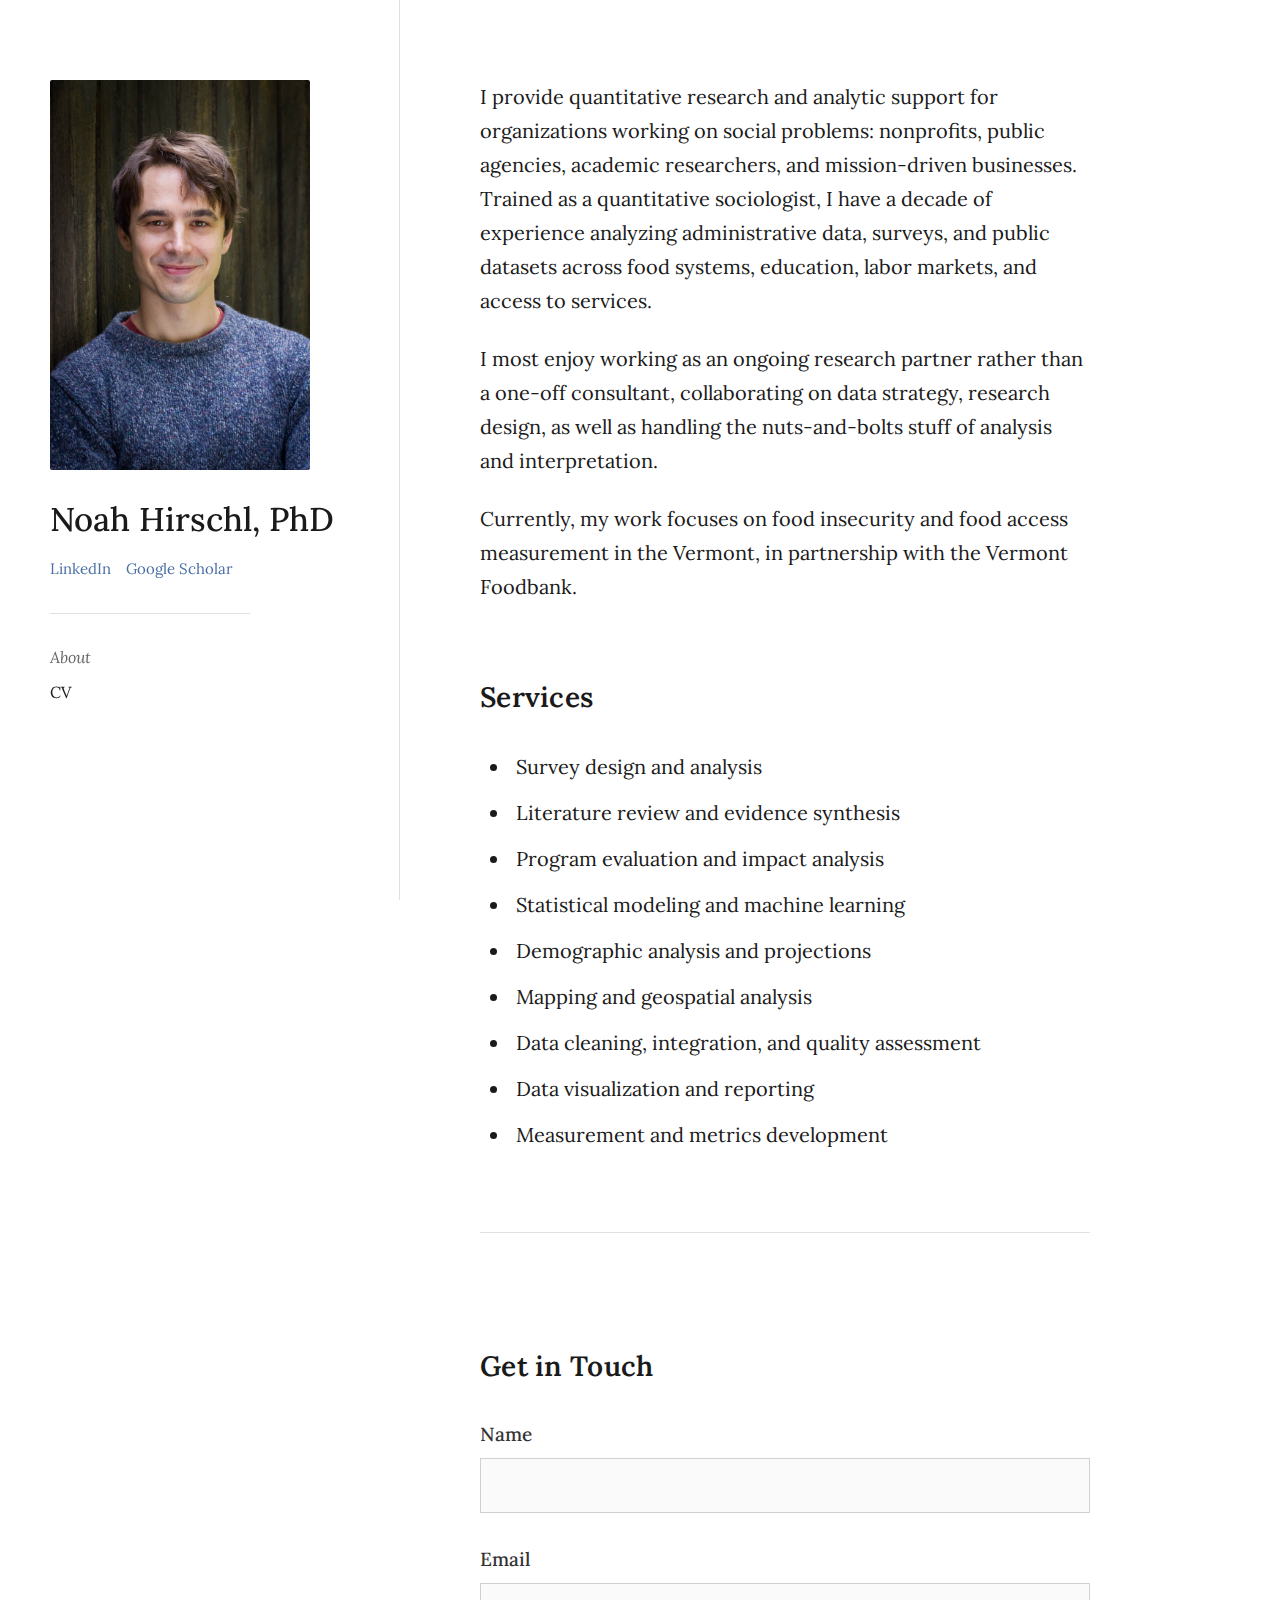
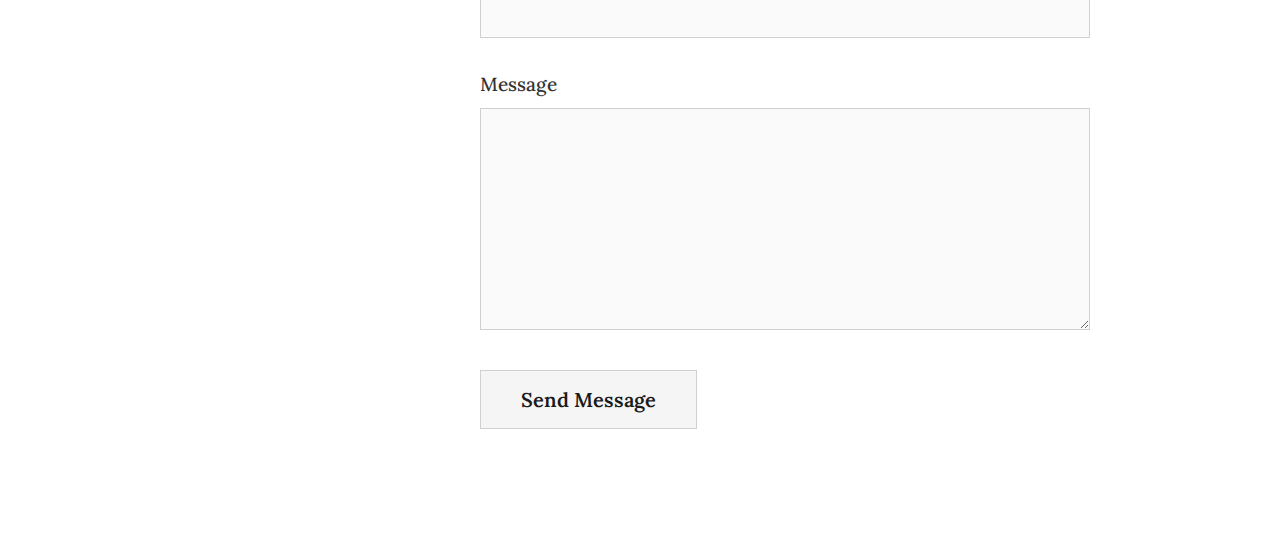
<file: index.html>
<!DOCTYPE html>
<html lang="en">
<head>
    <meta charset="UTF-8">
    <meta name="viewport" content="width=device-width, initial-scale=1.0">
    <title>Noah Hirschl Consulting Services</title>
    <link rel="stylesheet" href="styles.css">
    <!-- Google Fonts: Lora for body text -->
    <link rel="preconnect" href="https://fonts.googleapis.com">
    <link rel="preconnect" href="https://fonts.gstatic.com" crossorigin>
    <link href="https://fonts.googleapis.com/css2?family=Lora:ital,wght@0,400;0,500;0,600;0,700;1,400;1,500&display=swap" rel="stylesheet">
</head>
<body>
    <!-- Left Sidebar: Fixed headshot and name -->
    <aside class="sidebar">
        <!-- Headshot Image -->
        <img src="headshot.jpg" alt="Professional headshot" class="headshot">

        <!-- EDIT: Replace with your actual name -->
        <h1>Noah Hirschl, PhD</h1>
        <div class="sidebar-links">
            <a href="https://www.linkedin.com/in/noah-hirschl-phd-ba1416235/">LinkedIn</a>
            <a href="https://scholar.google.com/citations?user=i-n31aMAAAAJ&hl=en">Google Scholar</a>
        </div>
        <hr class="sidebar-divider">

        <!-- Navigation -->
        <nav class="sidebar-nav">
            <span class="current-page">About</span>
            <a href="cv.html">CV</a>
        </nav>
    </aside>

    <!-- Right Content Area: Scrollable content -->
    <main class="main-content">

        <!-- About Section -->
        <!-- EDIT: Replace this content with your consulting description -->
        <section class="about">
            <p>
                I provide quantitative research and analytic support for organizations working on social problems: nonprofits, public agencies, academic researchers, and mission-driven businesses. Trained as a quantitative sociologist, I have a decade of experience analyzing administrative data, surveys, and public datasets across food systems, education, labor markets, and access to services.
            </p>
            <p>
                I most enjoy working as an ongoing research partner rather than a one-off consultant, collaborating on data strategy, research design, as well as handling the nuts-and-bolts stuff of analysis and interpretation.
            </p>
            <p>
                Currently, my work focuses on food insecurity and food access measurement in the Vermont, in partnership with the Vermont Foodbank.
            </p>
        </section>

        <!-- Services Section -->
        <!-- EDIT: Customize these bullet points to reflect your actual services -->
        <section class="services">
            <h2>Services</h2>
            <ul>
                <li>Survey design and analysis</li>
                <li>Literature review and evidence synthesis</li>
                <li>Program evaluation and impact analysis</li>
                <li>Statistical modeling and machine learning</li>
                <li>Demographic analysis and projections</li>
                <li>Mapping and geospatial analysis</li>
                <li>Data cleaning, integration, and quality assessment</li>
                <li>Data visualization and reporting</li>
                <li>Measurement and metrics development</li>
            </ul>
        </section>

        <!-- Contact Form Section -->
        <!-- EDIT: Replace YOUR_FORMSPREE_ID with your actual Formspree form ID -->
        <section class="contact">
            <h2>Get in Touch</h2>
            <form action="https://formspree.io/f/xaqqyybq" method="POST">
                <div class="form-group">
                    <label for="name">Name</label>
                    <input type="text" id="name" name="name" required>
                </div>

                <div class="form-group">
                    <label for="email">Email</label>
                    <input type="email" id="email" name="email" required>
                </div>

                <div class="form-group">
                    <label for="message">Message</label>
                    <textarea id="message" name="message" rows="6" required></textarea>
                </div>

                <button type="submit">Send Message</button>
            </form>
        </section>

    </main>
</body>
</html>
</file>
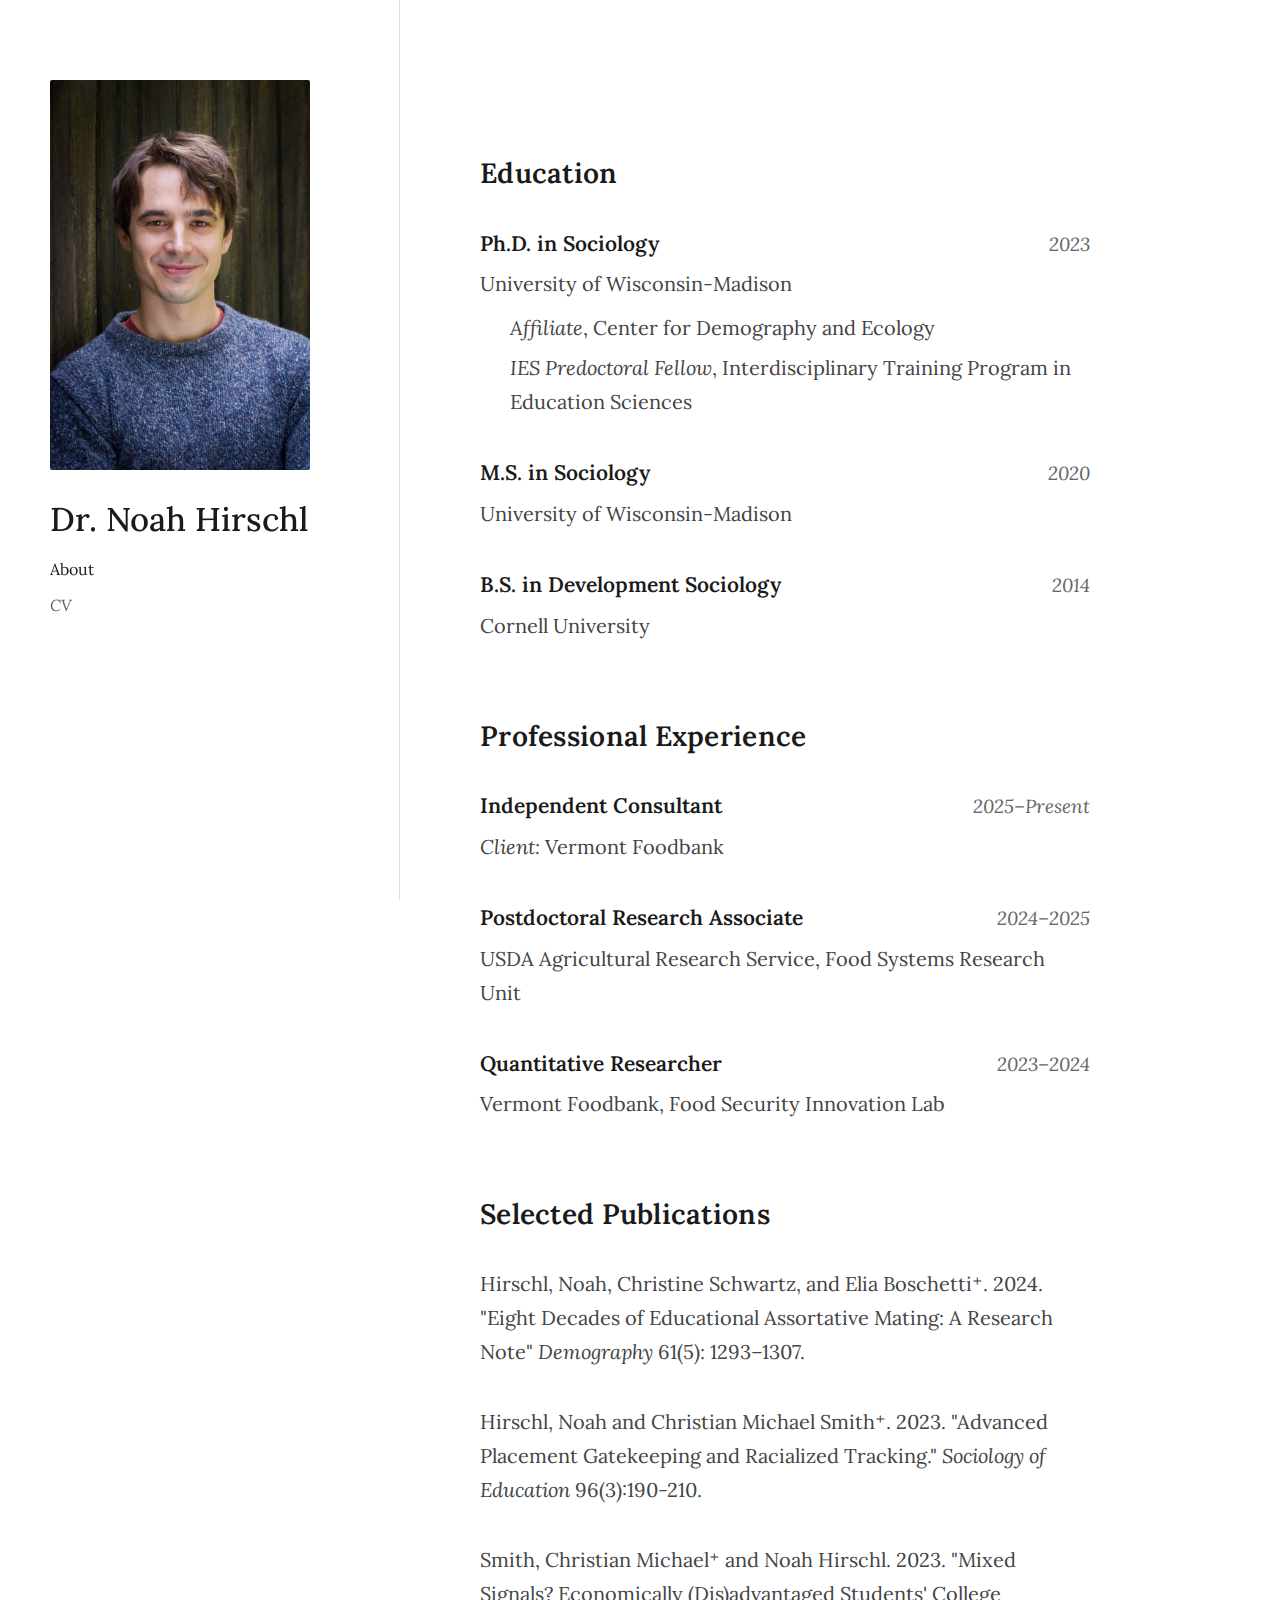
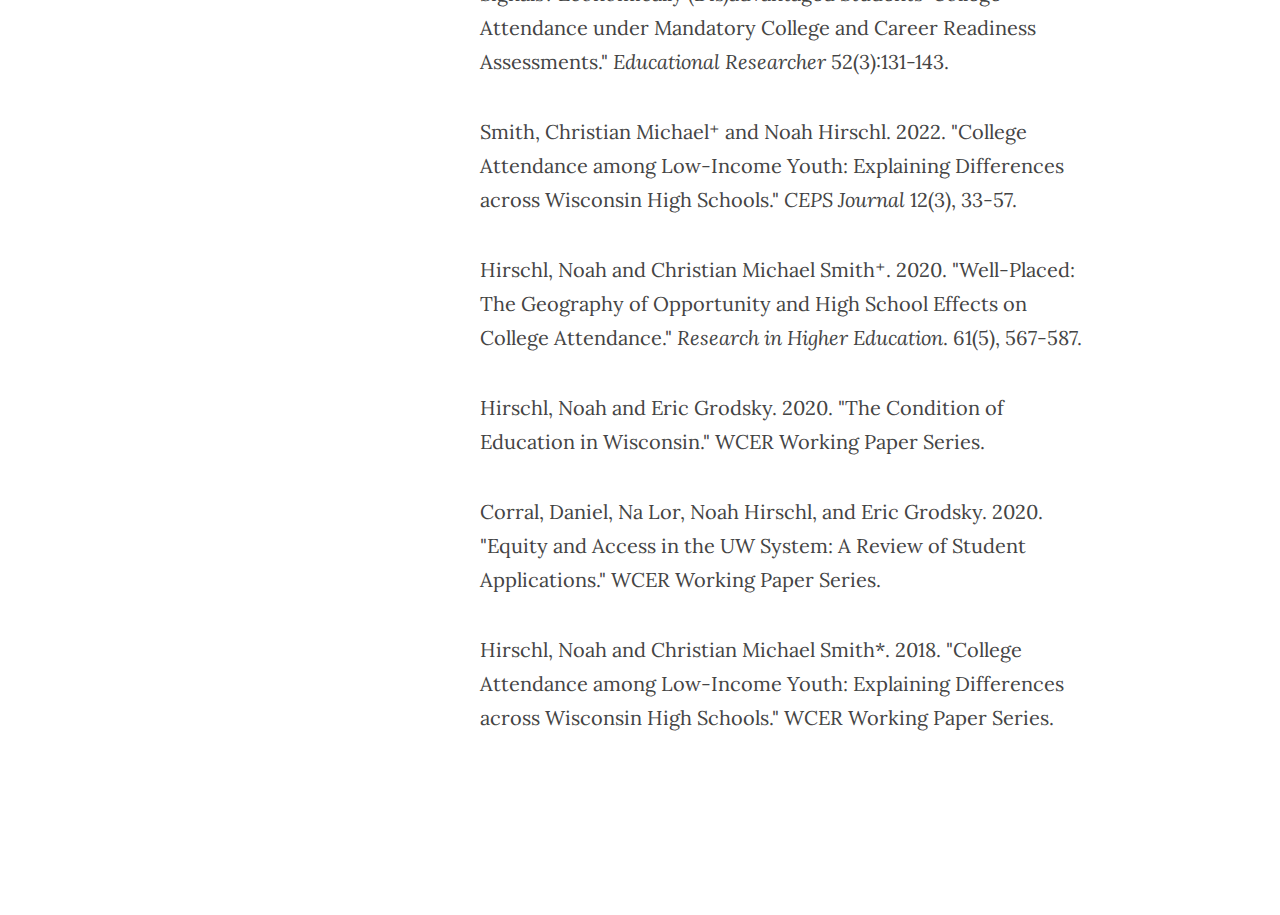
<file: cv.html>
<!DOCTYPE html>
<html lang="en">
<head>
    <meta charset="UTF-8">
    <meta name="viewport" content="width=device-width, initial-scale=1.0">
    <title>Curriculum Vitae</title>
    <link rel="stylesheet" href="styles.css">
    <!-- Google Fonts: Lora for body text -->
    <link rel="preconnect" href="https://fonts.googleapis.com">
    <link rel="preconnect" href="https://fonts.gstatic.com" crossorigin>
    <link href="https://fonts.googleapis.com/css2?family=Lora:ital,wght@0,400;0,500;0,600;0,700;1,400;1,500&display=swap" rel="stylesheet">
</head>
<body>
    <!-- Left Sidebar: Fixed headshot and name -->
    <aside class="sidebar">
        <!-- Headshot Image -->
        <img src="headshot.jpg" alt="Professional headshot" class="headshot">

        <!-- EDIT: Replace with your actual name -->
        <h1>Dr. Noah Hirschl</h1>

        <!-- Navigation -->
        <nav class="sidebar-nav">
            <a href="index.html">About</a>
            <span class="current-page">CV</span>
        </nav>
    </aside>

    <!-- Right Content Area: Scrollable content -->
    <main class="main-content">

        <!-- CV Content -->
        <!-- EDIT: Replace all sections below with your actual CV content -->
        <section class="cv-section">
            <h2>Education</h2>
            <div class="cv-entry">
                <div class="cv-entry-header">
                    <strong>Ph.D. in Sociology</strong>
                    <span class="cv-date">2023</span>
                </div>
                <p>University of Wisconsin-Madison</p>
                <ul class="cv-subpoints">
                    <li><em>Affiliate</em>, Center for Demography and Ecology</li>
                    <li><em>IES Predoctoral Fellow</em>, Interdisciplinary Training Program in Education Sciences</li>
                </ul>
            </div>

            <div class="cv-entry">
                <div class="cv-entry-header">
                    <strong>M.S. in Sociology</strong>
                    <span class="cv-date">2020</span>
                </div>
                <p>University of Wisconsin-Madison</p>
            </div>

            <div class="cv-entry">
                <div class="cv-entry-header">
                    <strong>B.S. in Development Sociology</strong>
                    <span class="cv-date">2014</span>
                </div>
                <p>Cornell University</p>
            </div>
        </section>

        <section class="cv-section">
            <h2>Professional Experience</h2>
            <div class="cv-entry">
                <div class="cv-entry-header">
                    <strong>Independent Consultant</strong>
                    <span class="cv-date">2025–Present</span>
                </div>
                <p><i>Client:</i> Vermont Foodbank</p>
            </div>

            <div class="cv-entry">
                <div class="cv-entry-header">
                    <strong>Postdoctoral Research Associate</strong>
                    <span class="cv-date">2024–2025</span>
                </div>
                <p>USDA Agricultural Research Service, Food Systems Research Unit</p>
            </div>

            <div class="cv-entry">
                <div class="cv-entry-header">
                    <strong>Quantitative Researcher</strong>
                    <span class="cv-date">2023–2024</span>
                </div>
                <p>Vermont Foodbank, Food Security Innovation Lab</p>
            </div>
        </section>

        <section class="cv-section">
            <h2>Selected Publications</h2>
            <div class="cv-entry">
                <p>Hirschl, Noah, Christine Schwartz, and Elia Boschetti⁺. 2024. "Eight Decades of Educational Assortative Mating: A Research Note" <em>Demography</em> 61(5): 1293–1307.</p>
            </div>

            <div class="cv-entry">
                <p>Hirschl, Noah and Christian Michael Smith⁺. 2023. "Advanced Placement Gatekeeping and Racialized Tracking." <em>Sociology of Education</em> 96(3):190-210.</p>
            </div>

            <div class="cv-entry">
                <p>Smith, Christian Michael⁺ and Noah Hirschl. 2023. "Mixed Signals? Economically (Dis)advantaged Students' College Attendance under Mandatory College and Career Readiness Assessments." <em>Educational Researcher</em> 52(3):131-143.</p>
            </div>

            <div class="cv-entry">
                <p>Smith, Christian Michael⁺ and Noah Hirschl. 2022. "College Attendance among Low-Income Youth: Explaining Differences across Wisconsin High Schools." <em>CEPS Journal</em> 12(3), 33-57.</p>
            </div>

            <div class="cv-entry">
                <p>Hirschl, Noah and Christian Michael Smith⁺. 2020. "Well-Placed: The Geography of Opportunity and High School Effects on College Attendance." <em>Research in Higher Education</em>. 61(5), 567-587.</p>
            </div>

            <div class="cv-entry">
                <p>Hirschl, Noah and Eric Grodsky. 2020. "The Condition of Education in Wisconsin." WCER Working Paper Series.</p>
            </div>

            <div class="cv-entry">
                <p>Corral, Daniel, Na Lor, Noah Hirschl, and Eric Grodsky. 2020. "Equity and Access in the UW System: A Review of Student Applications." WCER Working Paper Series.</p>
            </div>

            <div class="cv-entry">
                <p>Hirschl, Noah and Christian Michael Smith*. 2018. "College Attendance among Low-Income Youth: Explaining Differences across Wisconsin High Schools." WCER Working Paper Series.</p>
            </div>
        </section>

    </main>
</body>
</html>
</file>
<file: styles.css>
/* ==========================================
   MINIMAL TYPOGRAPHY-FOCUSED STYLESHEET
   For Statistical Consultant Website
   ========================================== */

/* ==========================================
   BASE STYLES & TYPOGRAPHY
   ========================================== */

* {
    margin: 0;
    padding: 0;
    box-sizing: border-box;
}

body {
    font-family: 'Lora', 'Georgia', 'Times New Roman', serif;
    font-size: 20px;
    line-height: 1.7;
    color: #1a1a1a;
    background-color: #ffffff;
    margin: 0;
    padding: 0;
    display: flex;
    min-height: 100vh;
}

/* Left Sidebar - Fixed position */
.sidebar {
    position: fixed;
    left: 0;
    top: 0;
    width: 400px;
    height: 100vh;
    padding: 80px 50px;
    border-right: 1px solid #e0e0e0;
    display: flex;
    flex-direction: column;
    align-items: flex-start;
}

/* Main content area - Scrollable */
.main-content {
    margin-left: 400px;
    max-width: 750px;
    padding: 80px 60px 120px 80px;
    flex: 1;
}

/* ==========================================
   SIDEBAR ELEMENTS
   ========================================== */

.sidebar .headshot {
    width: 260px;
    height: auto;
    margin-bottom: 1.5em;
    border-radius: 2px;
}

.sidebar h1 {
    font-size: 1.65em;
    font-weight: 500;
    line-height: 1.2;
    margin-bottom: 0.5em;
    padding-bottom: 0;
    border-bottom: none;
    white-space: nowrap;
}

.sidebar-links {
    font-size: 0.75em;
    display: flex;
    gap: 1em;
}

.sidebar-links a {
    color: #4a6fa5;
    text-decoration: none;
    border-bottom: 1px solid transparent;
    transition: border-color 0.2s ease;
}

.sidebar-links a:hover {
    border-bottom: 1px solid #4a6fa5;
}

.sidebar-divider {
    width: 10em;
    border: none;
    border-top: 1px solid #e0e0e0;
    margin: 1.5em 0;
    align-self: flex-start;
}

.sidebar-nav {
    margin-top: 0;
    font-size: 16px;
    display: flex;
    flex-direction: column;
    align-items: flex-start;
    gap: 0.5em;
}

.sidebar-nav a {
    color: #1a1a1a;
    text-decoration: none;
    border-bottom: 1px solid transparent;
    transition: border-color 0.2s ease;
}

.sidebar-nav a:hover {
    border-bottom: 1px solid #1a1a1a;
}

.sidebar-nav .current-page {
    color: #666;
    font-style: italic;
}

/* ==========================================
   TYPOGRAPHY HIERARCHY
   ========================================== */

h1 {
    font-size: 2.2em;
    font-weight: 500;
    line-height: 1.2;
    margin-bottom: 0.4em;
}

h2 {
    font-size: 1.4em;
    font-weight: 600;
    margin-top: 2.5em;
    margin-bottom: 1em;
    letter-spacing: 0.01em;
}

p {
    margin-bottom: 1.2em;
}

/* ==========================================
   SECTIONS
   ========================================== */

.intro {
    margin-bottom: 3em;
    font-size: 1.05em;
}

.about {
    margin-bottom: 3em;
}

.consulting-services {
    margin-bottom: 3em;
}

.consulting-services h2 {
    margin-top: 0;
}

.services {
    margin-bottom: 3em;
}

.services ul {
    list-style-position: outside;
    margin-left: 1.5em;
}

.services li {
    margin-bottom: 0.6em;
    padding-left: 0.3em;
}

/* ==========================================
   CONTACT FORM
   ========================================== */

.contact {
    margin-top: 4em;
    padding-top: 2em;
    border-top: 1px solid #e0e0e0;
}

.form-group {
    margin-bottom: 1.5em;
}

label {
    display: block;
    font-size: 0.95em;
    font-weight: 500;
    margin-bottom: 0.4em;
    color: #333;
}

input[type="text"],
input[type="email"],
textarea {
    width: 100%;
    padding: 0.7em;
    font-family: 'Lora', serif;
    font-size: 1em;
    border: 1px solid #d0d0d0;
    background-color: #fafafa;
    transition: border-color 0.2s ease, background-color 0.2s ease;
}

input[type="text"]:focus,
input[type="email"]:focus,
textarea:focus {
    outline: none;
    border-color: #333;
    background-color: #ffffff;
}

textarea {
    resize: vertical;
    line-height: 1.6;
}

button[type="submit"] {
    padding: 0.8em 2em;
    font-family: 'Lora', serif;
    font-size: 1em;
    font-weight: 600;
    color: #1a1a1a;
    background-color: #f5f5f5;
    border: 1px solid #d0d0d0;
    cursor: pointer;
    transition: background-color 0.2s ease, border-color 0.2s ease;
}

button[type="submit"]:hover {
    background-color: #e8e8e8;
    border-color: #333;
}

/* ==========================================
   CV PAGE STYLES
   ========================================== */

.cv-subtitle {
    font-size: 1.1em;
    font-style: italic;
    color: #666;
    margin-top: -0.3em;
}

.cv-section {
    margin-bottom: 3em;
}

.cv-entry {
    margin-bottom: 1.8em;
}

.cv-entry-header {
    display: flex;
    justify-content: space-between;
    align-items: baseline;
    margin-bottom: 0.3em;
}

.cv-entry-header strong {
    font-weight: 600;
    font-size: 1.05em;
}

.cv-date {
    font-size: 0.95em;
    color: #666;
    font-style: italic;
}

.cv-entry p {
    margin-bottom: 0.5em;
    color: #444;
}

.cv-subpoints {
    list-style: none;
    margin: 0.3em 0 0 0;
    padding-left: 1.5em;
}

.cv-subpoints li {
    margin-bottom: 0.3em;
    color: #444;
}

/* Client list styling */
.client-list {
    list-style: none;
    margin-left: 0;
    columns: 2;
    column-gap: 2em;
}

.client-list li {
    margin-bottom: 0.5em;
    break-inside: avoid;
}

/* ==========================================
   RESPONSIVE DESIGN
   ========================================== */

@media (max-width: 1024px) {
    body {
        flex-direction: column;
        font-size: 17px;
    }

    .sidebar {
        position: relative;
        width: 100%;
        height: auto;
        padding: 50px 30px 30px;
        border-right: none;
        border-bottom: 1px solid #e0e0e0;
        align-items: center;
        text-align: center;
    }

    .sidebar .headshot {
        width: 140px;
    }

    .sidebar h1 {
        font-size: 1.8em;
    }

    .sidebar-divider {
        width: 100%;
    }

    .sidebar-nav {
        margin-top: 1.5em;
    }

    .main-content {
        margin-left: 0;
        padding: 50px 30px 80px;
        max-width: 100%;
    }

    h2 {
        font-size: 1.3em;
    }

    .client-list {
        columns: 1;
    }

    .cv-entry-header {
        flex-direction: column;
        align-items: flex-start;
    }

    .cv-date {
        margin-top: 0.2em;
    }
}

@media (max-width: 480px) {
    body {
        font-size: 16px;
    }

    .sidebar {
        padding: 40px 20px 25px;
    }

    .sidebar h1 {
        font-size: 1.6em;
    }

    .main-content {
        padding: 40px 20px 60px;
    }

    .intro {
        font-size: 1em;
    }
}
</file>
